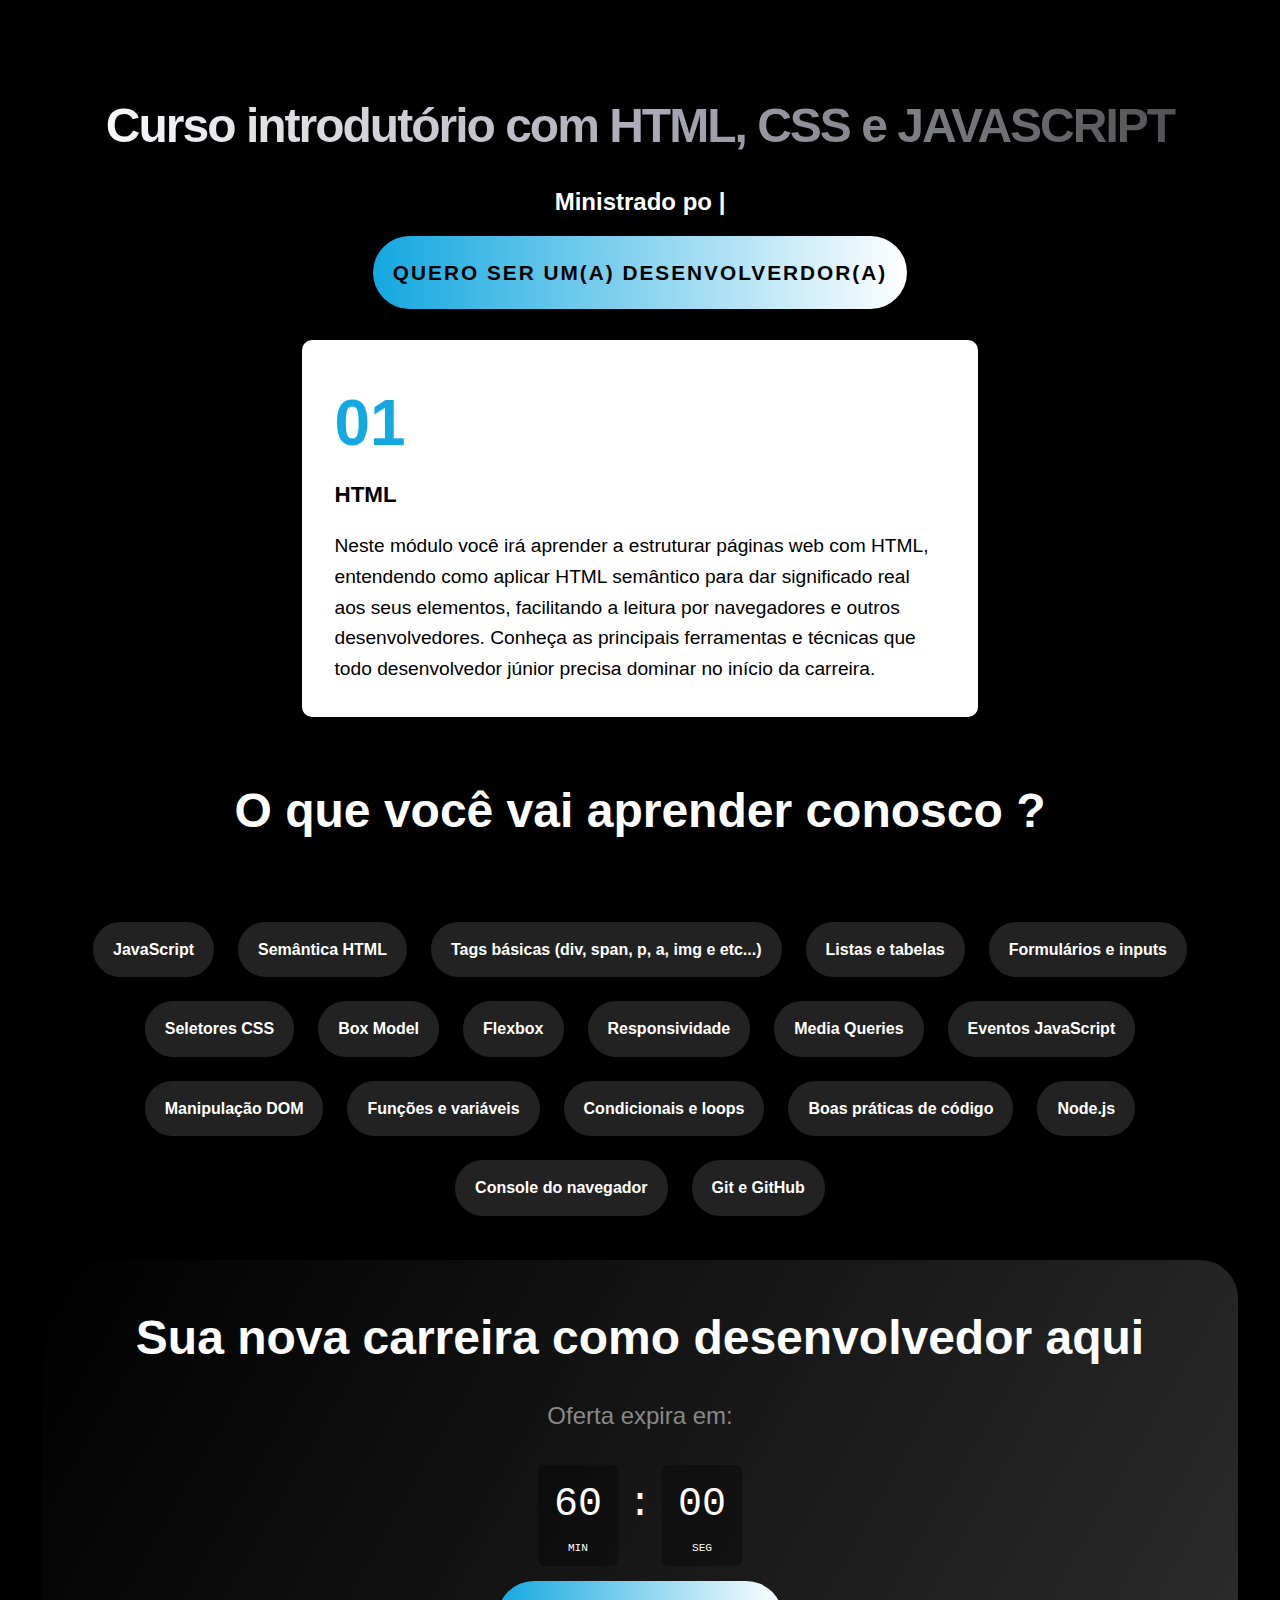
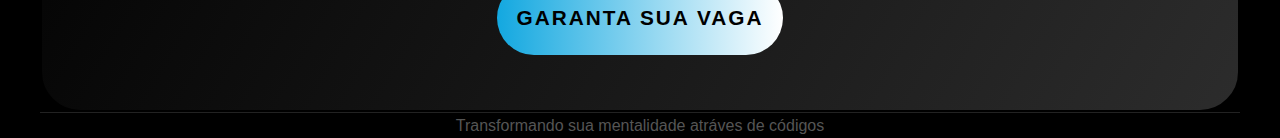
<file: docs/index.html>
<!DOCTYPE html>
<html lang="Pt-br">
  <head>
    <meta charset="UTF-8" />
    <meta name="viewport" content="width=device-width, initial-scale=1.0" />
    <link rel="stylesheet" href="styles/main.css" />
    <link rel="stylesheet" href="styles/offer.css" />
    <link rel="stylesheet" href="styles/media-queries/index-media.css" />
    <title>Landing Page</title>
  </head>
  <body>
    <header class="container">
      <h1 class="hero-title">Curso introdutório com HTML, CSS e JAVASCRIPT</h1>

      <h2 id="author">
        <span id="text"></span>
        <span class="cursor">|</span>
      </h2>

      <a href="#ok" class="cta-button">Quero ser um(a) desenvolverdor(a)</a>
    </header>
    <main class="container">
      <div class="cards">
        <div class="cards-track">
          <article class="improvement">
            <span class="benefits-number">01</span>
            <h2>HTML</h2>
            <p>
              Neste módulo você irá aprender a estruturar páginas web com HTML,
              entendendo como aplicar HTML semântico para dar significado real
              aos seus elementos, facilitando a leitura por navegadores e outros
              desenvolvedores. Conheça as principais ferramentas e técnicas que
              todo desenvolvedor júnior precisa dominar no início da carreira.
            </p>
          </article>

          <article class="improvement">
            <span class="benefits-number">02</span>
            <h2>CSS</h2>
            <p>
              Você aprenderá a transformar páginas simples em interfaces bonitas
              e funcionais com CSS. Vai entender como aplicar cores, fontes,
              espaçamentos, criar layouts modernos com flexbox e grid e aplicar
              boas práticas de design responsivo.
            </p>
          </article>

          <article class="improvement">
            <span class="benefits-number">03</span>
            <h2>JAVASCRIPT</h2>
            <p>
              Com JavaScript, você vai adicionar interatividade às suas páginas.
              Vai aprender a trabalhar com eventos, manipular elementos do HTML
              e dar os primeiros passos na lógica de programação.
            </p>
          </article>
        </div>
      </div>
    </main>

    <section class="features container">
      <h2 class="second-title">O que você vai aprender conosco ?</h2>

      <span class="topics">JavaScript</span>
      <span class="topics">Semântica HTML</span>
      <span class="topics">Tags básicas (div, span, p, a, img e etc...)</span>
      <span class="topics">Listas e tabelas</span>
      <span class="topics">Formulários e inputs</span>
      <span class="topics">Seletores CSS</span>
      <span class="topics">Box Model</span>
      <span class="topics">Flexbox</span>
      <span class="topics">Responsividade</span>
      <span class="topics">Media Queries</span>
      <span class="topics">Eventos JavaScript</span>
      <span class="topics">Manipulação DOM</span>
      <span class="topics">Funções e variáveis</span>
      <span class="topics">Condicionais e loops</span>
      <span class="topics">Boas práticas de código</span>
      <span class="topics">Node.js</span>
      <span class="topics">Console do navegador</span>
      <span class="topics">Git e GitHub</span>
    </section>
    <section class="fraction container">
      <h2>Sua nova carreira como desenvolvedor aqui</h2>
      <p>Oferta expira em:</p>
      <div id="counter">
        <span class="time"><span id="minutes">00</span><small>min</small></span>
        <span class="separator">:</span>
        <span class="time"><span id="seconds">00</span><small>seg</small></span>
      </div>
      <a href="form.html" class="cta-button" id="ok" target="_blank"
        >Garanta sua vaga</a
      >
    </section>

    <footer class="container">
      <p>Transformando sua mentalidade atráves de códigos</p>
    </footer>
    <script src="js/main.js" defer></script>
  </body>
</html>
</file>
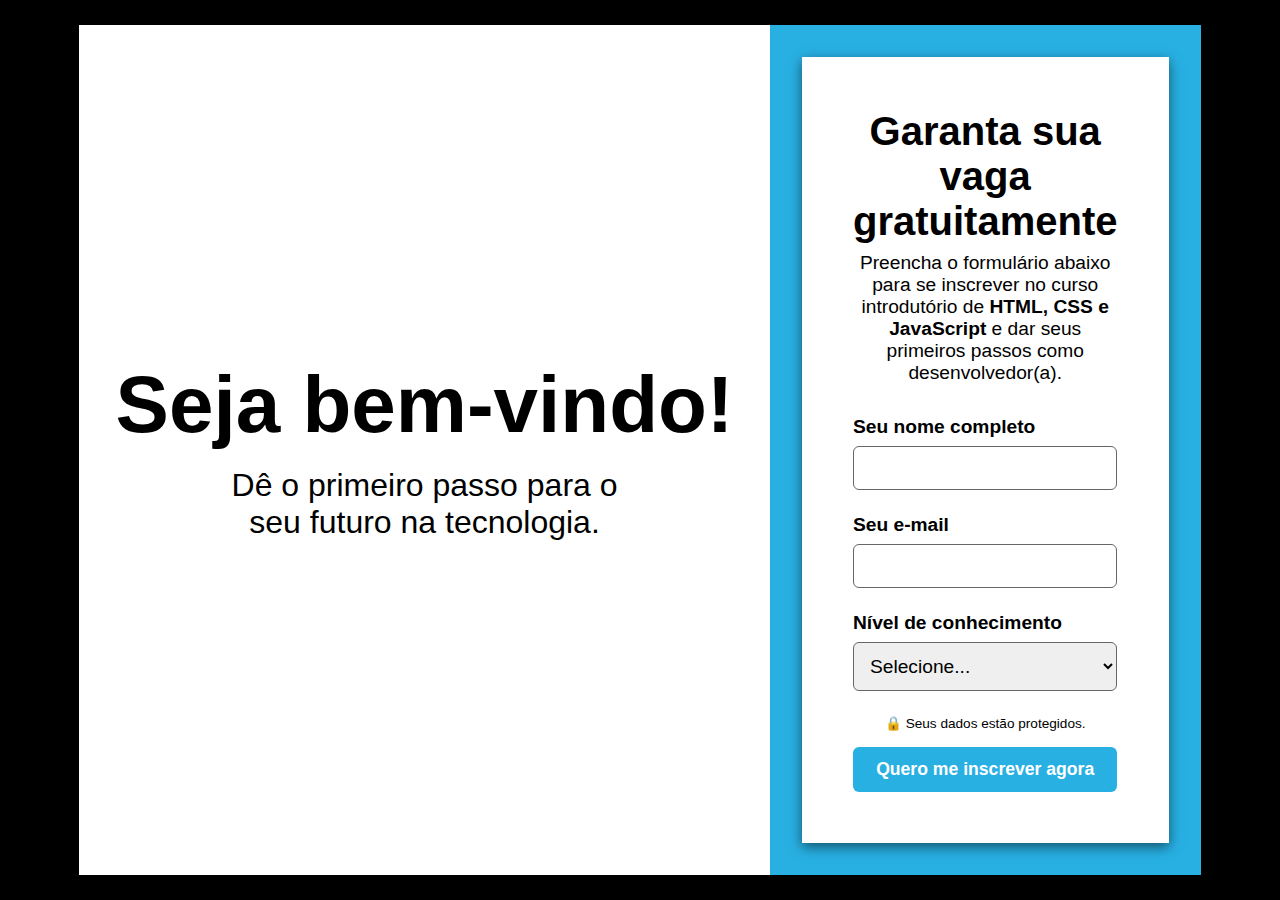
<file: docs/form.html>
<!DOCTYPE html>
<html lang="Pt-br">
  <head>
    <meta charset="UTF-8" />
    <meta name="viewport" content="width=device-width, initial-scale=1.0" />
    <title>Inscrição - Curso Introdutório</title>
    <link rel="stylesheet" href="styles/form.css" />
    <link rel="stylesheet" href="styles/media-queries/form-media.css" />
  </head>
  <body>
    <main class="form-layout">
      <div class="welcome-left">
        <h1 class="welcome-title">Seja bem-vindo!</h1>
        <p id="subText" class="welcome-text fade-text" ></p>
      </div>
      <section class="form-layout-right">
        <section class="form-section">
          <h2 class="form-title">Garanta sua vaga gratuitamente</h2>
          <p class="form-description">
            Preencha o formulário abaixo para se inscrever no curso introdutório
            de
            <strong>HTML, CSS e JavaScript</strong> e dar seus primeiros passos
            como desenvolvedor(a).
          </p>
          <form class="form" fetch() method="POST">
            <div class="form-group">
              <label for="name" class="form-label">Seu nome completo</label>
              <input
                type="text"
                id="name"
                name="name"
                class="form-input"
                required
              />
            </div>
            <div class="form-group">
              <label for="email" class="form-label">Seu e-mail</label>
              <input
                type="email"
                id="email"
                name="email"
                class="form-input"
                required
              />
            </div>
            <div class="form-group">
              <label for="level" class="form-label"
                >Nível de conhecimento</label
              >
              <select id="level" name="level" class="form-select" required>
                <option value="">Selecione...</option>
                <option value="iniciante">Iniciante</option>
                <option value="intermediario">Intermediário</option>
                <option value="avancado">Avançado</option>
              </select>
            </div>
            <small class="form-privacy">🔒 Seus dados estão protegidos.</small>
            <button type="submit" class="form-button">
              Quero me inscrever agora
            </button>
          </form>
        </section>
      </section>
    </main>
    <script src="js/form.js" defer></script>
  </body>
</html>
</file>
<file: docs/styles/main.css>
:where(*) {
  margin: 0;
  padding: 0;
  box-sizing: border-box;
}
:root {
  --font-family: Arial, Helvetica, sans-serif;
}
html {
  scroll-behavior: smooth;
}
body {
  font-family: var(--font-family);
  line-height: 1.6;
  background-color: black;
  overflow-x: hidden;
}
.container {
  max-width: 1200px;
  margin: 0 auto;
  padding: 0 20px;
}
header {
  color: white;
  padding: 100px 20px 120px;
  text-align: center;
  position: relative;
}
.hero-title {
  padding-top: 100px;
  background: linear-gradient(
    90deg,
    rgb(255, 255, 255),
    rgb(172, 172, 185),
    rgb(74, 75, 75)
  );
  background-clip: text;
  -webkit-text-fill-color: transparent;
  font-size: 3rem;
  font-weight: 900;
  margin-bottom: 30px;
  letter-spacing: -2px;
  line-height: 1.1;
}
.cta-button {
  display: inline-block;
  background: linear-gradient(90deg, rgb(19, 168, 224), rgb(255, 255, 255));
  color: black;
  padding: 20px 20px;
  margin: 15px;
  border-radius: 100px;
  border: none;
  text-decoration: none;
  font-size: 1.3rem;
  font-weight: 700;
  text-transform: uppercase;
  letter-spacing: 2px;
  transition: 0.5s;
}
.cta-button:hover {
  transform: scale(1.1);
  box-shadow: 0 0 2px rgba(255, 255, 255, 0.616);
}
.cards {
  overflow: hidden;
  max-width: 100%;
  padding: 1rem;
  position: relative;
}

.cards-track {
  display: flex;
  gap: 2rem;
}

.improvement {
  flex: 0 0 100%;
  background: white;
  border-radius: 10px;
  padding: 2rem;
  font-size: 1.2rem;
}
.improvement:hover {
  transform: translateY(-10px);
  cursor: pointer;
}
.improvement:hover p {
  font-size: 1.3rem;
  transition: font-size 0.4s ease-in-out;
}
.benefits-number {
  font-size: 4rem;
  font-weight: 900;
  background-color: rgb(19, 168, 224);
  background-clip: text;
  -webkit-text-fill-color: transparent;
  margin-bottom: 1rem;
}

.improvement h2 {
  line-height: 1.8;
  font-size: 1.4rem;
  font-weight: 900;
  margin-bottom: 1rem;
}
.features {
  display: flex;
  flex-wrap: wrap;
  gap: 20px;
  justify-content: center;
  background-color: black;
  padding: 40px 20px;
  overflow: hidden;
}
.features h2 {
  width: 100%;
  margin-bottom: 50px;
  text-align: center;
}
.second-title {
  font-size: 3rem;
  color: white;
}

.topics {
  color: white;
  background-color: #222;
  border: 2px solid black;
  border-radius: 50px;
  font-weight: 600;
  padding: 15px 20px;
  transition: 0.5s;
  cursor: pointer;
}
.topics:hover {
  border-color: rgb(19, 168, 224);
  color: rgb(19, 168, 224);
  transform: scale(1.1);
}

.fraction {
  background: linear-gradient(120deg, rgb(0, 0, 0), rgb(44, 44, 44));
  border: 2px solid black;
  border-radius: 40px;
  text-align: center;
  padding: 40px 0;
  overflow: hidden;
}
.fraction h2 {
  font-size: 3rem;
  margin-bottom: 20px;
  color: white;
  font-weight: 800;
}
.fraction p {
  font-size: 1.5rem;
  margin-bottom: 30px;
  color: #888;
}
footer {
  background-color: black;
  color: #555;
  text-align: center;
  padding: 60px 0px;
  border-top: 1px solid #222;
}
</file>
<file: docs/styles/offer.css>
.counter {
    text-align: center;
    background-color: #111;
    color: #fff;
    padding: 2rem;
    border-radius: 8px;
    margin: 2rem auto;
    max-width: 500px;
    box-shadow: 0 0 15px rgba(0,0,0,0.3);
}

#counter {
    display: flex;
    justify-content: center;
    align-items: baseline;
    gap: 10px;
    font-family: 'Courier New', monospace;
    font-size: 2.5rem;
    margin-top: 1rem;
}

.time {
    background-color: #0000004d;
    color: #fff;
    padding: 0.5rem 1rem;
    border-radius: 6px;
    min-width: 60px;
    display: flex;
    flex-direction: column;
    align-items: center;
}

.time small {
    font-size: 0.7rem;
    margin-top: 0.2rem;
    text-transform: uppercase;
}

.separator {
    font-size: 2.5rem;
    color: #fff;
}

.cursor {
    display: inline-block;
    color: #ffffff;
    font-weight: bold;
    animation: blink 0.7s steps(1) infinite;
}

@keyframes blink {
    0%, 100% { opacity: 1; }
    50% { opacity: 0; }
}
</file>
<file: docs/styles/media-queries/index-media.css>
@media (max-width: 768px) {
  .hero-title {
    font-size: 2.3rem;
  }
  .second-title {
    font-size: 2.3rem;
  }
  .fraction {
    padding: 40px 20px;
    border-radius: 20px;
  }
  .fraction h2 {
    font-size: 2.3em;
  }
}

@media (min-width: 1200px) {
  .cards {
    max-width: 60%;
    display: flex;
    justify-content: center;
    align-items: center;
    gap: 20px;
    margin: 0 auto;
  }
}
</file>
<file: docs/styles/form.css>
:where(*) {
  margin: 0px;
  padding: 0px;
  box-sizing: border-box;
}
:root {
  --darkblue: rgb(52, 130, 212);
  --lightblue: rgb(40, 176, 227);
  --font-family: Arial, Helvetica, sans-serif;
}

body,
html {
  font-family: var(--font-family);
  max-width: 1300px;
  min-height: 100dvh;
  margin: 0 auto;
  background-color: black;
  display: flex;
  justify-content: center;
  align-items: center;
}

.form-layout {
  display: flex;
  width: 90%;
  margin: 0 auto;
}

.welcome-left {
  display: flex;
  flex: 2;
  background-color: white;
  color: black;
  flex-direction: column;
  justify-content: center;
  align-items: center;
  padding: 2rem;
  text-align: center;
}
.welcome-title {
  font-size: 4.5rem;
  margin-bottom: 1rem;
}

.welcome-text {
  font-size: 1.8rem;
  max-width: 400px;
}

.fade-text {
  opacity: 1;
  transform: scale(1);
  transition: opacity 0.5s ease;
}

.fade-out {
  opacity: 0;
}

.form-layout-right {
  flex: 1;
  padding: 2rem;
  background-color: var(--lightblue);
}

.form-section {
  max-width: 500px;
  margin: auto;
  background: #fff;
  padding: 3.2rem;
  box-shadow: 0 4px 12px rgba(0, 0, 0, 0.532);
}

.form-title {
  font-size: 2rem;
  margin-bottom: 0.5rem;
  text-align: center;
}

.form-description {
  font-size: 1rem;
  color: black;
  margin-bottom: 2rem;
  text-align: center;
}

.form-group {
  margin-bottom: 1.5rem;
}

.form-label {
  display: block;
  margin-bottom: 0.5rem;
  font-weight: 600;
}

.form-input,
.form-select {
  width: 100%;
  padding: 0.75rem;
  font-size: 1rem;
  border: 1px solid #666;
  border-radius: 6px;
}

.form-button {
  width: 100%;
  padding: 0.75rem;
  background: var(--lightblue);
  color: white;
  font-size: 1rem;
  font-weight: bold;
  border: none;
  border-radius: 6px;
  cursor: pointer;
  transition: background 0.3s ease;
}

.form-button:hover {
  background: var(--darkblue);
}

.form-privacy {
  display: block;
  margin-bottom: 1rem;
  font-size: 0.85rem;
  color: black;
  text-align: center;
}
</file>
<file: docs/styles/media-queries/form-media.css>
@media (max-width: 768px) {
  .form-layout {
    flex-direction: column;
  }
  .welcome-left,
  .form-layout-right {
    width: 100%;
    flex: none;
  }
  .welcome-title {
    font-size: 2rem;
  }
  .welcome-text {
    font-size: 1rem;
  }
  .form-section {
    max-width: 400px;
  }
}

@media (min-width: 768px) and (max-width: 1200px) {
  .form-layout {
    flex-direction: row-reverse;
  }
  .welcome-title {
    font-size: 5rem;
  }
  .welcome-text {
    font-size: 2rem;
  }
  .form-layout__right {
    flex: 1;
  }  
  .form-title {
    font-size: 2.5rem;
  }
  .form-description {
    font-size: 1.2rem;
  }
  .form-label {
    font-size: 1.2rem;
  }
  .form-select {
    font-size: 1.2rem;
  }
  .form-button {
    font-size: 1.1rem;
  }
}
@media (min-width: 1200px) {
    .welcome-title {
    font-size: 5rem;
  }
  .welcome-text {
    font-size: 2rem;
  }
  .form-layout__right {
    flex: 1;
  }  
  .form-title {
    font-size: 2.5rem;
  }
  .form-description {
    font-size: 1.2rem;
  }
  .form-label {
    font-size: 1.2rem;
  }
  .form-select {
    font-size: 1.2rem;
  }
  .form-button {
    font-size: 1.1rem;
  }
}
</file>
